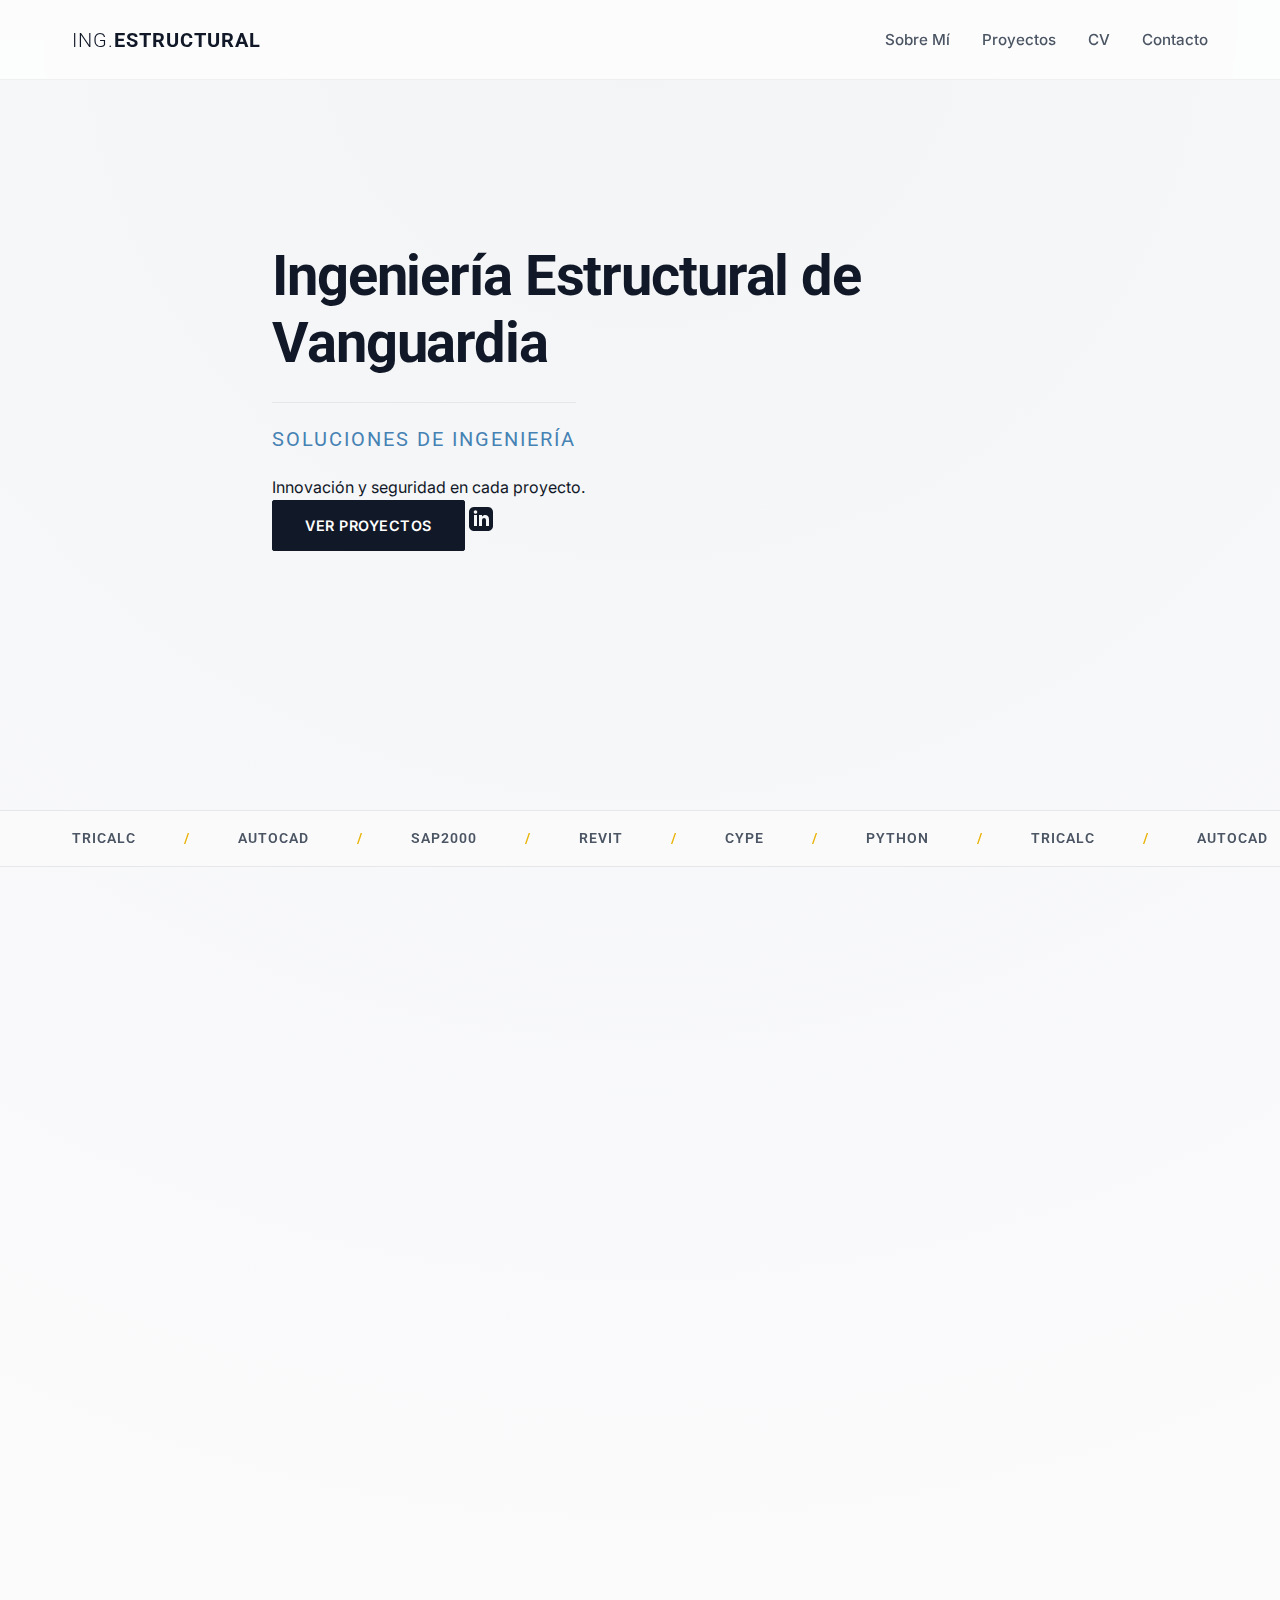
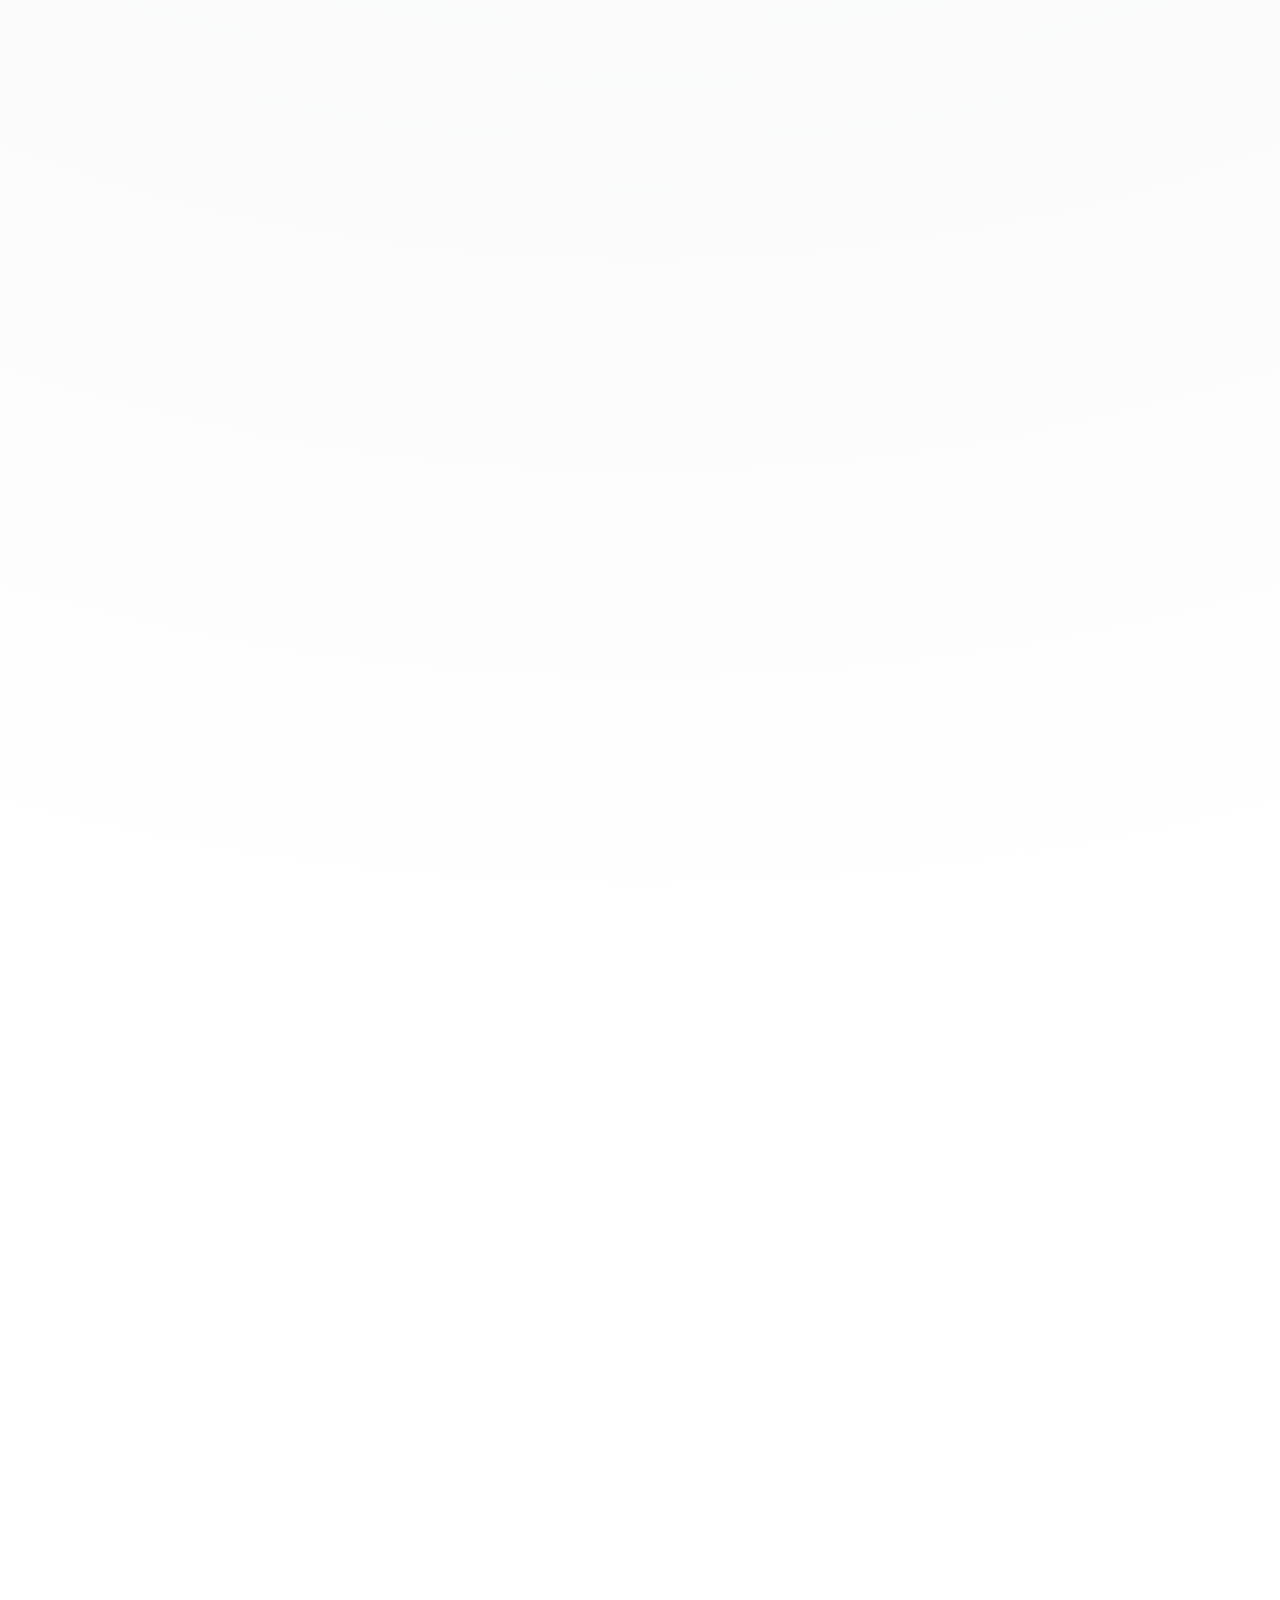
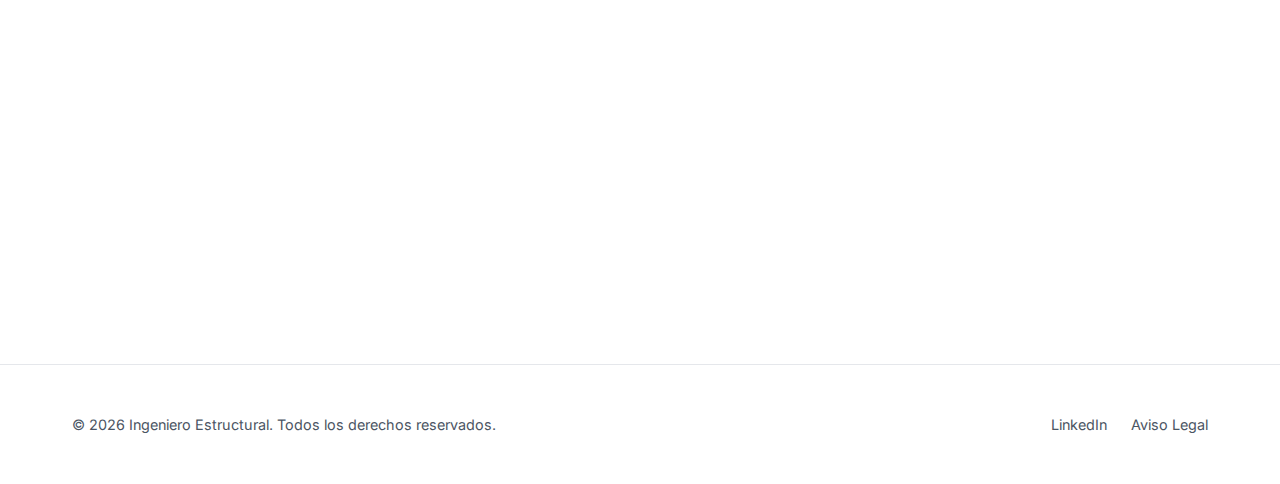
<file: index.html>
<!DOCTYPE html>
<html lang="es">

<head>
  <meta charset="UTF-8" />
  <link rel="icon" type="image/svg+xml" href="/logo.svg" />
  <meta name="viewport" content="width=device-width, initial-scale=1.0" />
  <title>Ing. Estructural - Portafolio</title>
  <meta name="description"
    content="Portafolio de Ingeniería Estructural y Diseño Computacional. Precisión, fiabilidad y diseño moderno." />
  <link rel="preconnect" href="https://fonts.googleapis.com">
  <link rel="preconnect" href="https://fonts.gstatic.com" crossorigin>
  <link
    href="https://fonts.googleapis.com/css2?family=Inter:wght@300;400;600;700&family=Roboto:wght@300;400;500;700&display=swap"
    rel="stylesheet">

  <script type="module" crossorigin src="./assets/main-jeN96nqi.js"></script>
  <link rel="stylesheet" crossorigin href="./assets/main-D7YRUv3q.css">
</head>

<body>
  <header id="navbar">
    <div class="container nav-container">
      <a href="#" class="logo">ING.<span>ESTRUCTURAL</span></a>
      <nav>
        <ul>
          <li><a href="#about">Sobre Mí</a></li>
          <li><a href="#projects">Proyectos</a></li>
          <li><a href="cv.html">CV</a></li>
          <li><a href="#contact">Contacto</a></li>
        </ul>
      </nav>
    </div>
  </header>

  <main>
    <!-- Hero Section -->
    <section id="hero" class="reveal">

      <div class="container hero-content">
        <h1>Ingeniería Estructural de Vanguardia <br /><span>Soluciones de Ingeniería</span></h1>
        <p class="subtitle">Innovación y seguridad en cada proyecto.</p>

        <div class="hero-actions">
          <a href="#projects" class="btn btn-primary">Ver Proyectos</a>
          <a href="https://linkedin.com" target="_blank" class="linkedin-link" aria-label="LinkedIn">
            <svg xmlns="http://www.w3.org/2000/svg" width="24" height="24" viewBox="0 0 24 24" fill="currentColor">
              <path
                d="M19 0h-14c-2.761 0-5 2.239-5 5v14c0 2.761 2.239 5 5 5h14c2.762 0 5-2.239 5-5v-14c0-2.761-2.238-5-5-5zm-11 19h-3v-11h3v11zm-1.5-12.268c-.966 0-1.75-.79-1.75-1.764s.784-1.764 1.75-1.764 1.75.79 1.75 1.764-.783 1.764-1.75 1.764zm13.5 12.268h-3v-5.604c0-3.368-4-3.113-4 0v5.604h-3v-11h3v1.765c1.396-2.586 7-2.777 7 2.476v6.759z" />
            </svg>
          </a>
        </div>
      </div>
    </section>

    <!-- Tech Stack Ribbon -->
    <div class="tech-stack-ribbon">
      <div class="container">
        <!-- Text based stack to be minimal as requested -->
        <div class="ticker-wrapper">
          <div class="ticker">
            <span>Tricalc</span><span class="separator">/</span>
            <span>AutoCAD</span><span class="separator">/</span>
            <span>SAP2000</span><span class="separator">/</span>
            <span>Revit</span><span class="separator">/</span>
            <span>CYPE</span><span class="separator">/</span>
            <span>Python</span><span class="separator">/</span>
            <!-- Duplicate for infinite effect -->
            <span>Tricalc</span><span class="separator">/</span>
            <span>AutoCAD</span><span class="separator">/</span>
            <span>SAP2000</span><span class="separator">/</span>
            <span>Revit</span><span class="separator">/</span>
            <span>CYPE</span><span class="separator">/</span>
            <span>Python</span><span class="separator">/</span>
          </div>
        </div>

      </div>
    </div>

    <!-- About Section -->
    <section id="about" class="reveal">

      <div class="container about-grid">
        <div class="about-image-placeholder">
          <!-- User will upload photo here -->
          <div class="placeholder-content">Foto Profesional</div>
        </div>
        <div class="about-text">
          <h2>Sobre Mí</h2>
          <p>Ingeniero Estructural especializado en el cálculo y diseño de edificaciones complejas. combino el rigor
            matemático con herramientas de diseño computacional para optimizar recursos y garantizar la seguridad. Mi
            enfoque se centra en la fiabilidad y la integración eficiente con los flujos de trabajo arquitectónicos.</p>
          <div class="about-actions">
            <a href="#" class="btn btn-secondary">Descargar CV (PDF)</a>
          </div>
        </div>
      </div>
    </section>

    <!-- Projects Section -->
    <section id="projects" class="reveal">

      <div class="container">
        <h2>Biblioteca de Proyectos</h2>
        <div class="projects-grid">
          <article class="project-card" onclick="window.location.href='project-calle-pez.html'">
            <div class="project-image-container"
              style="height: 250px; overflow: hidden; background: #f9fafb; display: flex; align-items: center; justify-content: center;">
              <img src="./assets/calle-pez-01-CCl4mzmx.jpg" alt="Rehabilitación Calle Pez"
                style="width: 100%; height: 100%; object-fit: cover; object-position: center;">
            </div>

            <div class="project-info">

              <h3>Rehabilitación Calle Pez</h3>
              <p>Intervención integral y refuerzo en edificio de entramado (1862).</p>
              <a href="project-calle-pez.html" class="read-case">Leer Caso de Estudio &rarr;</a>
            </div>
          </article>

          <!-- Project Card 2 -->
          <article class="project-card">
            <div class="project-image-placeholder">Render Proyecto 2</div>
            <div class="project-info">
              <h3>Puente Peatonal Helix</h3>
              <p>Diseño paramétrico en Grasshopper y cálculo FEM.</p>
              <a href="project-detail.html" class="read-case">Leer Caso de Estudio &rarr;</a>
            </div>
          </article>
          <!-- Project Card 3 -->
          <article class="project-card">
            <div class="project-image-placeholder">Render Proyecto 3</div>
            <div class="project-info">
              <h3>Nave Industrial Logística</h3>
              <p>Estructura metálica de gran luz con uniones empernadas.</p>
              <a href="project-detail.html" class="read-case">Leer Caso de Estudio &rarr;</a>
            </div>
          </article>
          <!-- Project Card 4 -->
          <article class="project-card">
            <div class="project-image-placeholder">Render Proyecto 4</div>
            <div class="project-info">
              <h3>Rehabilitación Histórica</h3>
              <p>Refuerzo estructural con fibra de carbono en edificio de 1920.</p>
              <a href="project-detail.html" class="read-case">Leer Caso de Estudio &rarr;</a>
            </div>
          </article>
          <!-- Project Card 5 -->
          <article class="project-card">
            <div class="project-image-placeholder">Render Proyecto 5</div>
            <div class="project-info">
              <h3>Auditorio Municipal</h3>
              <p>Estructura mixta hormigón-acero con acústica integrada.</p>
              <a href="project-detail.html" class="read-case">Leer Caso de Estudio &rarr;</a>
            </div>
          </article>
          <!-- Project Card 6 -->
          <article class="project-card">
            <div class="project-image-placeholder">Render Proyecto 6</div>
            <div class="project-info">
              <h3>Cúpula Geodésica</h3>
              <p>Optimización topológica y fabricación digital.</p>
              <a href="#" class="read-case">Leer Caso de Estudio &rarr;</a>
            </div>
          </article>
        </div>
      </div>
    </section>

    <!-- Contact Section -->
    <section id="contact" class="reveal">

      <div class="container contact-container">
        <h2>Contacto</h2>
        <form class="contact-form">
          <div class="form-group">
            <label for="email">Email</label>
            <input type="email" id="email" placeholder="tu@email.com" required>
          </div>
          <div class="form-group">
            <label for="subject">Asunto</label>
            <input type="text" id="subject" placeholder="Interés en colaboración" required>
          </div>
          <div class="form-group">
            <label for="message">Mensaje</label>
            <textarea id="message" rows="5" placeholder="Hola, me gustaría discutir un proyecto..." required></textarea>
          </div>
          <button type="submit" class="btn btn-primary full-width">Enviar Mensaje</button>
        </form>
      </div>
    </section>
  </main>

  <footer>
    <div class="container footer-content">
      <p>&copy; 2026 Ingeniero Estructural. Todos los derechos reservados.</p>
      <div class="footer-links">
        <a href="https://linkedin.com" target="_blank">LinkedIn</a>
        <a href="#">Aviso Legal</a>
      </div>
    </div>
  </footer>

</body>

</html>
</file>
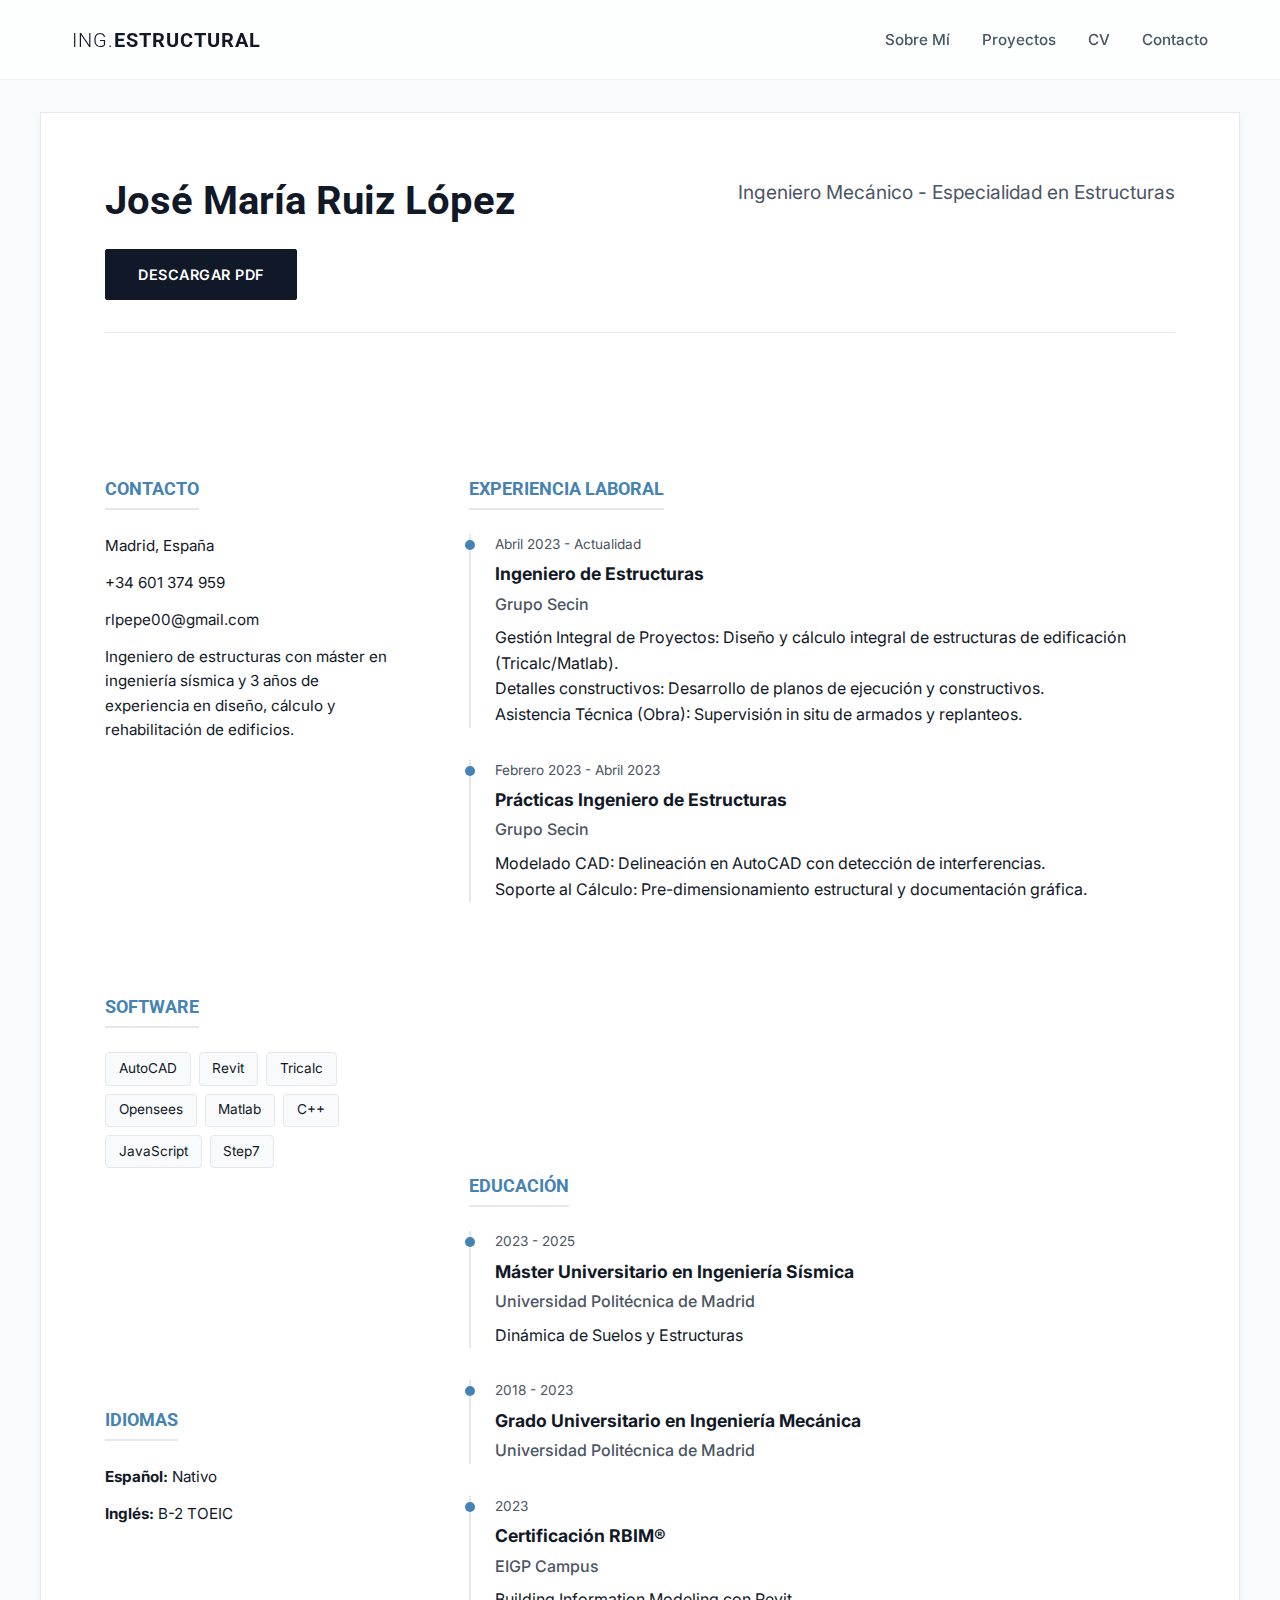
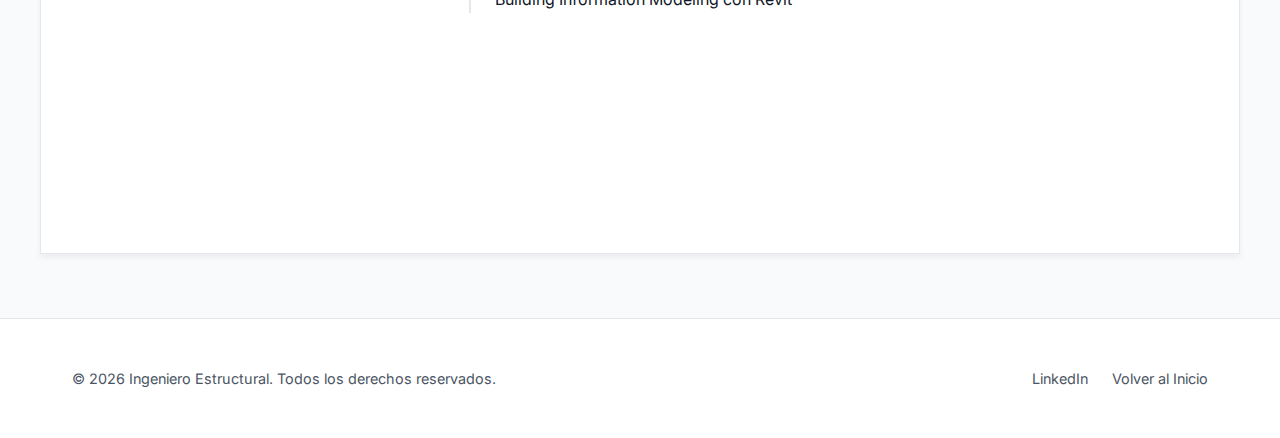
<file: cv.html>
<!DOCTYPE html>
<html lang="es">

<head>
    <meta charset="UTF-8" />
    <link rel="icon" type="image/svg+xml" href="/logo.svg" />
    <meta name="viewport" content="width=device-width, initial-scale=1.0" />
    <title>Curriculum Vitae - Ing. Estructural</title>
    <link rel="preconnect" href="https://fonts.googleapis.com">
    <link rel="preconnect" href="https://fonts.gstatic.com" crossorigin>
    <link
        href="https://fonts.googleapis.com/css2?family=Inter:wght@300;400;600;700&family=Roboto:wght@300;400;500;700&display=swap"
        rel="stylesheet">
  <script type="module" crossorigin src="./assets/main-jeN96nqi.js"></script>
  <link rel="stylesheet" crossorigin href="./assets/main-D7YRUv3q.css">
</head>


<body>
    <header id="navbar">
        <div class="container nav-container">
            <a href="index.html" class="logo">ING.<span>ESTRUCTURAL</span></a>
            <nav>
                <ul>
                    <li><a href="index.html#about">Sobre Mí</a></li>
                    <li><a href="index.html#projects">Proyectos</a></li>
                    <li><a href="cv.html" class="active">CV</a></li>
                    <li><a href="index.html#contact">Contacto</a></li>
                </ul>
            </nav>
        </div>
    </header>

    <main class="cv-page">
        <div class="container cv-container">

            <div class="cv-header">
                <h1>José María Ruiz López</h1>
                <p class="cv-subtitle">Ingeniero Mecánico - Especialidad en Estructuras</p>
                <div class="cv-actions">
                    <a href="/Curriculum_José María Ruiz López.pdf" download class="btn btn-primary">Descargar PDF</a>
                </div>
            </div>

            <div class="cv-grid">
                <!-- Sidebar: Contact, Skills, Languages -->
                <aside class="cv-sidebar">
                    <section class="cv-section">
                        <h3>Contacto</h3>
                        <ul class="cv-list">
                            <li>Madrid, España</li>
                            <li>+34 601 374 959</li>
                            <li>rlpepe00@gmail.com</li>
                            <li>Ingeniero de estructuras con máster en ingeniería sísmica y 3 años de experiencia en
                                diseño, cálculo y rehabilitación de edificios.</li>
                        </ul>
                    </section>

                    <section class="cv-section">
                        <h3>Software</h3>
                        <div class="skill-tags">
                            <span>AutoCAD</span>
                            <span>Revit</span>
                            <span>Tricalc</span>
                            <span>Opensees</span>
                            <span>Matlab</span>
                            <span>C++</span>
                            <span>JavaScript</span>
                            <span>Step7</span>
                        </div>
                    </section>

                    <section class="cv-section">
                        <h3>Idiomas</h3>
                        <ul class="cv-list">
                            <li><strong>Español:</strong> Nativo</li>
                            <li><strong>Inglés:</strong> B-2 TOEIC</li>
                        </ul>
                    </section>
                </aside>

                <!-- Main Content: Experience, Education -->
                <div class="cv-main-content">
                    <section class="cv-section">
                        <h3>Experiencia Laboral</h3>

                        <div class="timeline-item">
                            <span class="timeline-date">Abril 2023 - Actualidad</span>
                            <div class="timeline-content">
                                <h4>Ingeniero de Estructuras</h4>
                                <span class="company">Grupo Secin</span>
                                <ul>
                                    <li>Gestión Integral de Proyectos: Diseño y cálculo integral de estructuras de
                                        edificación (Tricalc/Matlab).</li>
                                    <li>Detalles constructivos: Desarrollo de planos de ejecución y constructivos.</li>
                                    <li>Asistencia Técnica (Obra): Supervisión in situ de armados y replanteos.</li>
                                </ul>
                            </div>
                        </div>

                        <div class="timeline-item">
                            <span class="timeline-date">Febrero 2023 - Abril 2023</span>
                            <div class="timeline-content">
                                <h4>Prácticas Ingeniero de Estructuras</h4>
                                <span class="company">Grupo Secin</span>
                                <ul>
                                    <li>Modelado CAD: Delineación en AutoCAD con detección de interferencias.</li>
                                    <li>Soporte al Cálculo: Pre-dimensionamiento estructural y documentación gráfica.
                                    </li>
                                </ul>
                            </div>
                        </div>
                    </section>

                    <section class="cv-section">
                        <h3>Educación</h3>

                        <div class="timeline-item">
                            <span class="timeline-date">2023 - 2025</span>
                            <div class="timeline-content">
                                <h4>Máster Universitario en Ingeniería Sísmica</h4>
                                <span class="school">Universidad Politécnica de Madrid</span>
                                <p>Dinámica de Suelos y Estructuras</p>
                            </div>
                        </div>

                        <div class="timeline-item">
                            <span class="timeline-date">2018 - 2023</span>
                            <div class="timeline-content">
                                <h4>Grado Universitario en Ingeniería Mecánica</h4>
                                <span class="school">Universidad Politécnica de Madrid</span>
                            </div>
                        </div>

                        <div class="timeline-item">
                            <span class="timeline-date">2023</span>
                            <div class="timeline-content">
                                <h4>Certificación RBIM®</h4>
                                <span class="school">EIGP Campus</span>
                                <p>Building Information Modeling con Revit</p>
                            </div>
                        </div>
                    </section>
                </div>
            </div>

        </div>
    </main>

    <footer>
        <div class="container footer-content">
            <p>&copy; 2026 Ingeniero Estructural. Todos los derechos reservados.</p>
            <div class="footer-links">
                <a href="https://linkedin.com" target="_blank">LinkedIn</a>
                <a href="index.html">Volver al Inicio</a>
            </div>
        </div>
    </footer>

</body>

</html>
</file>
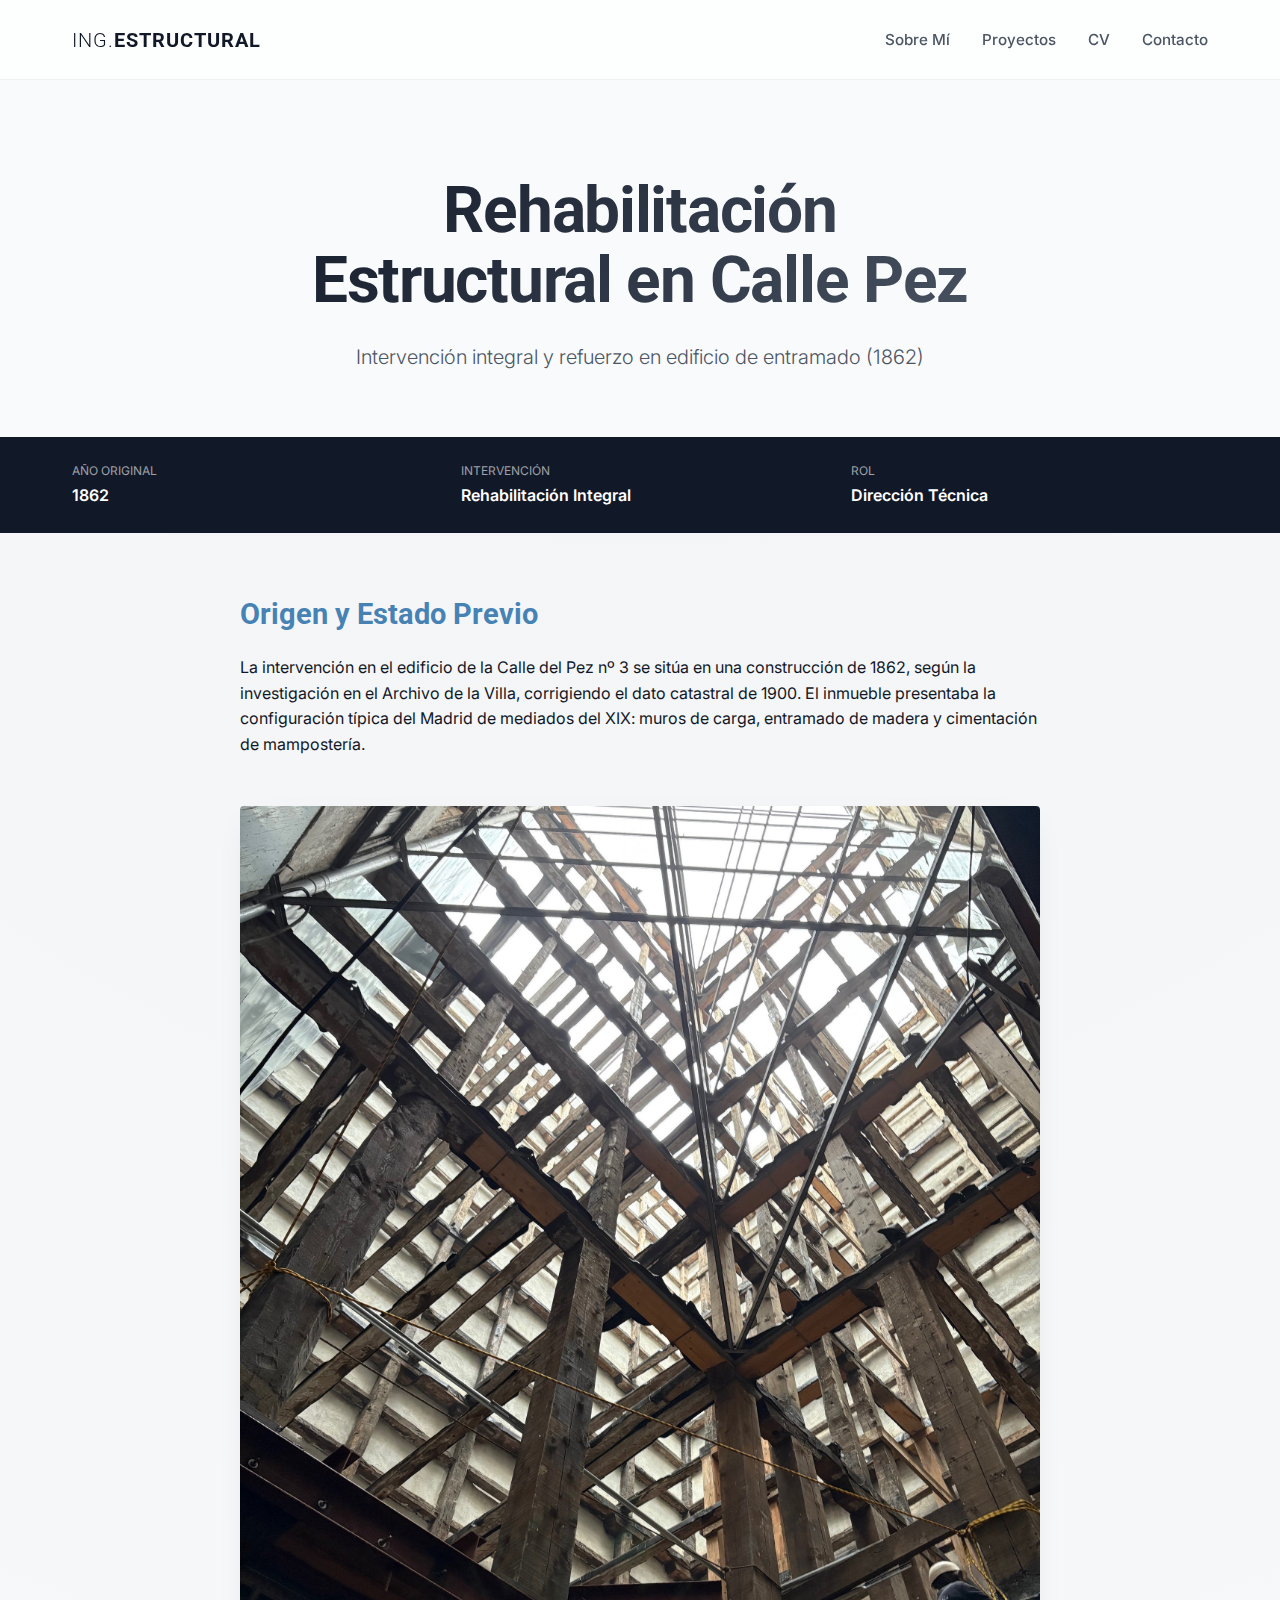
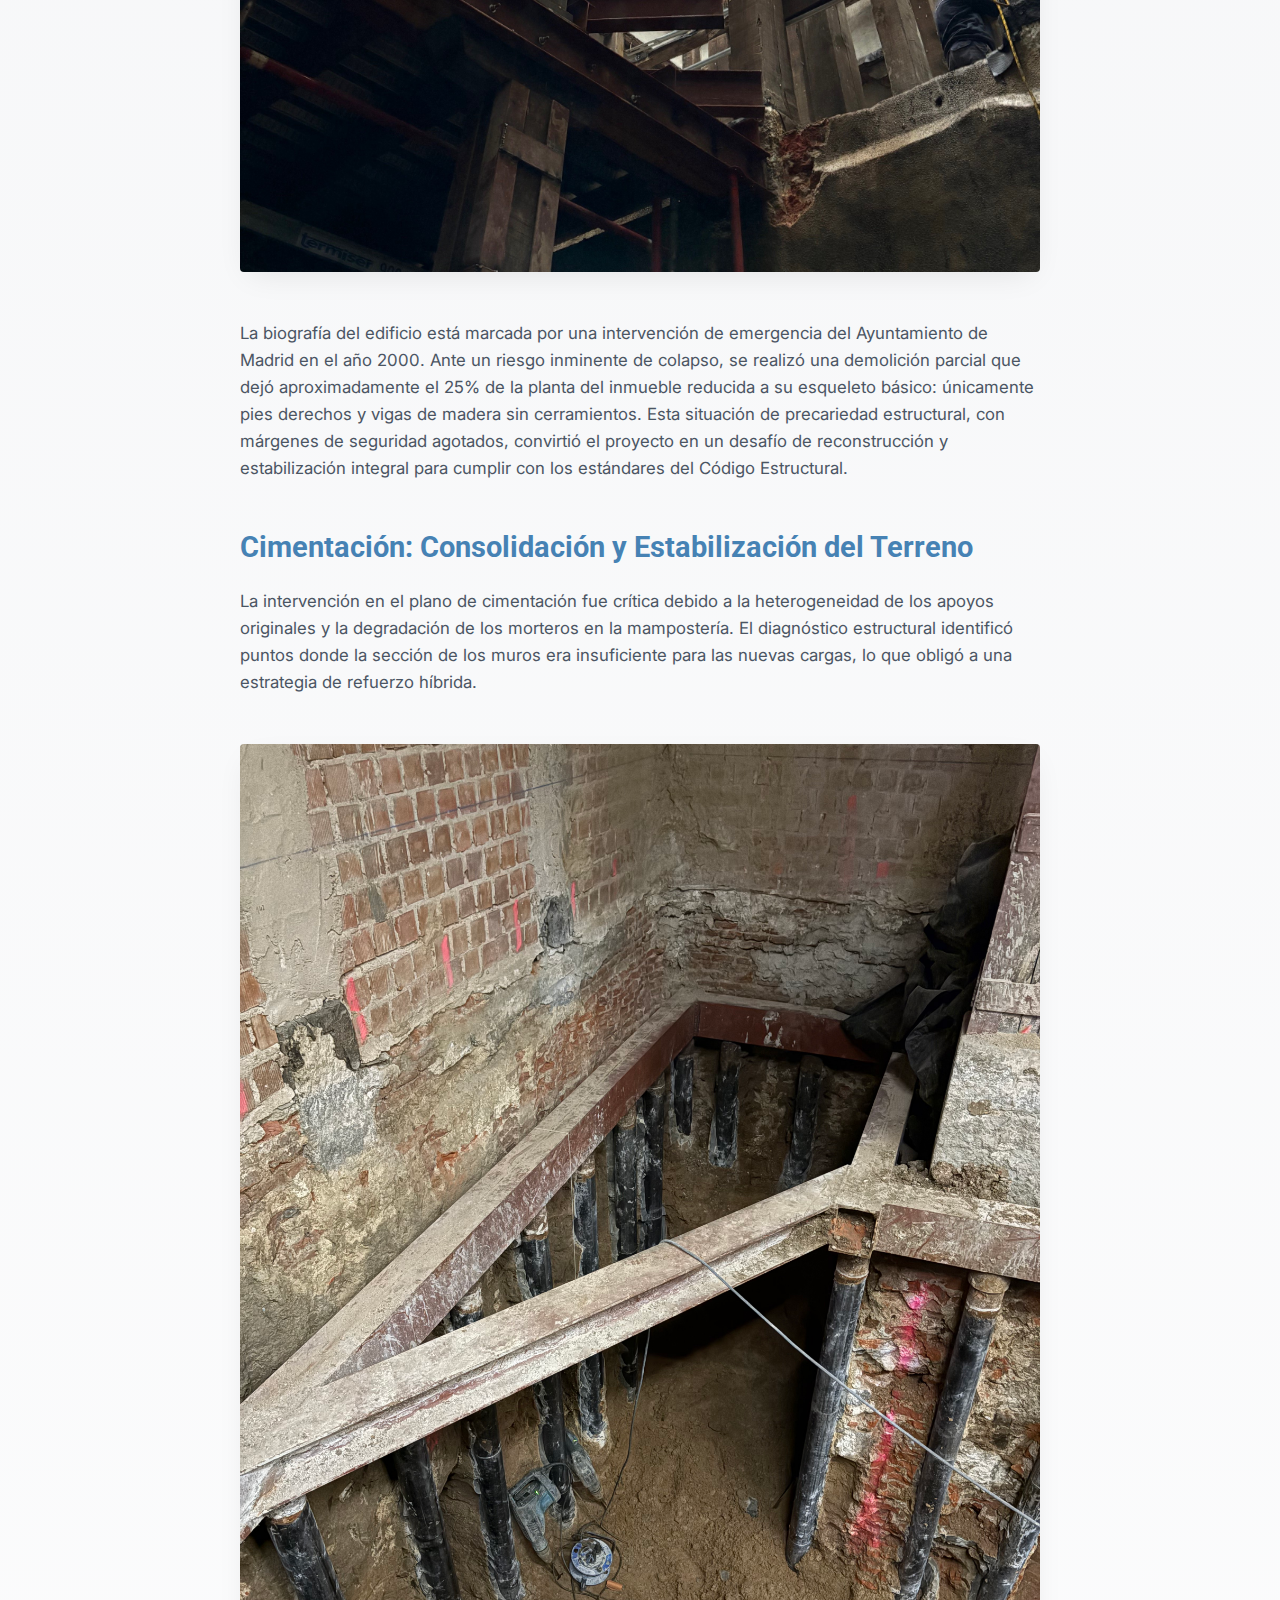
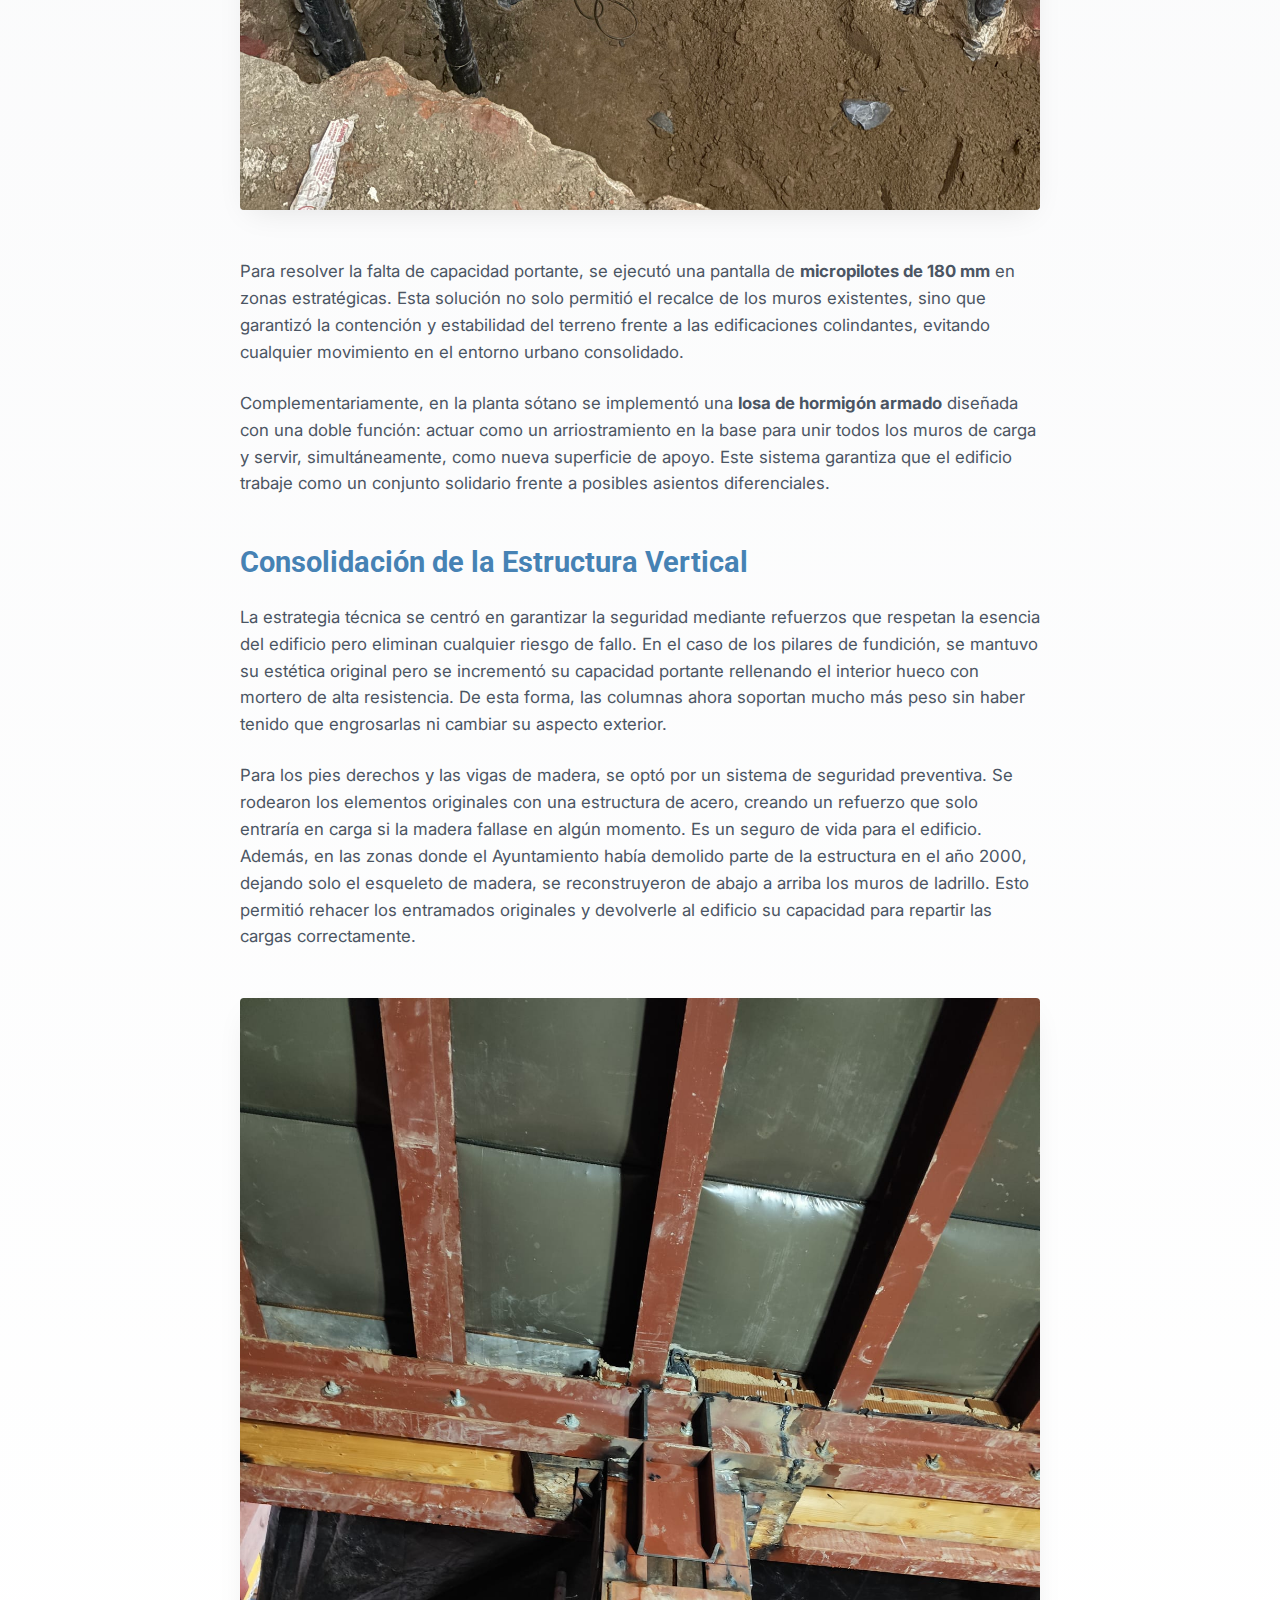
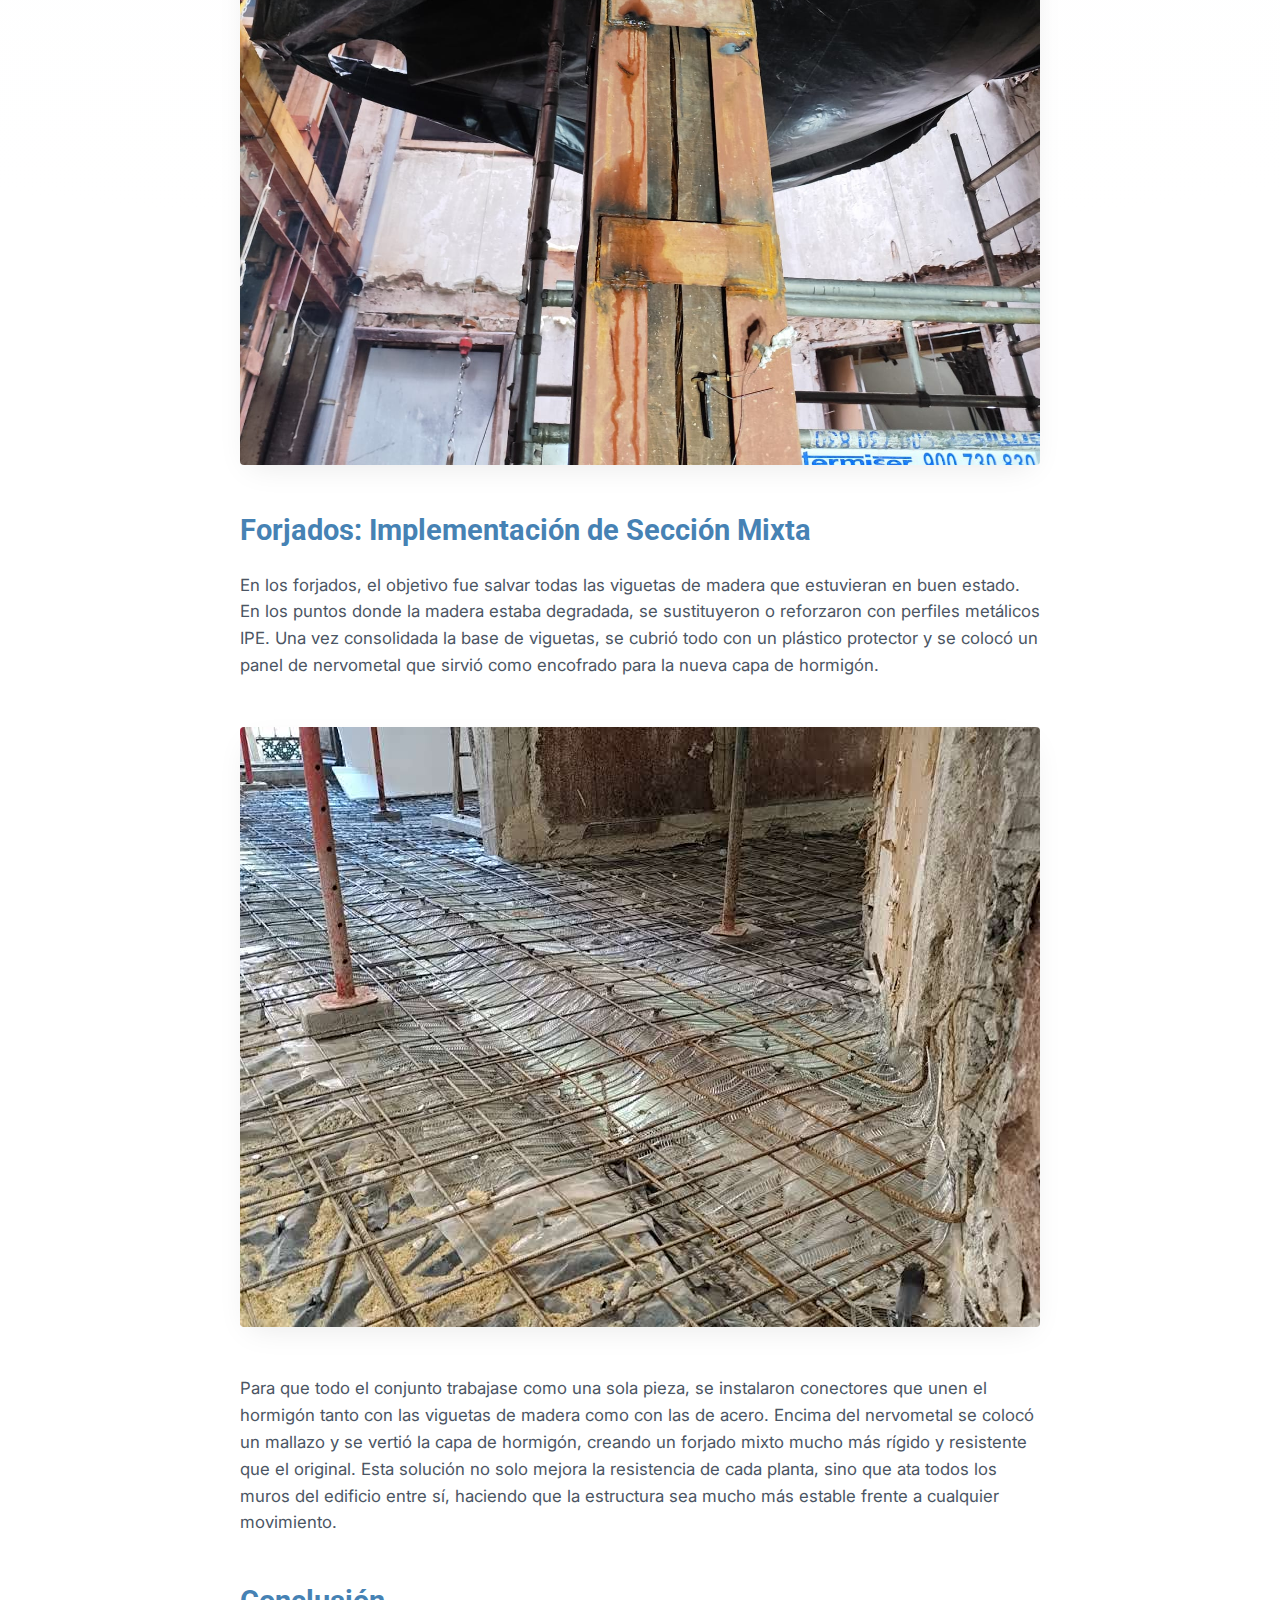
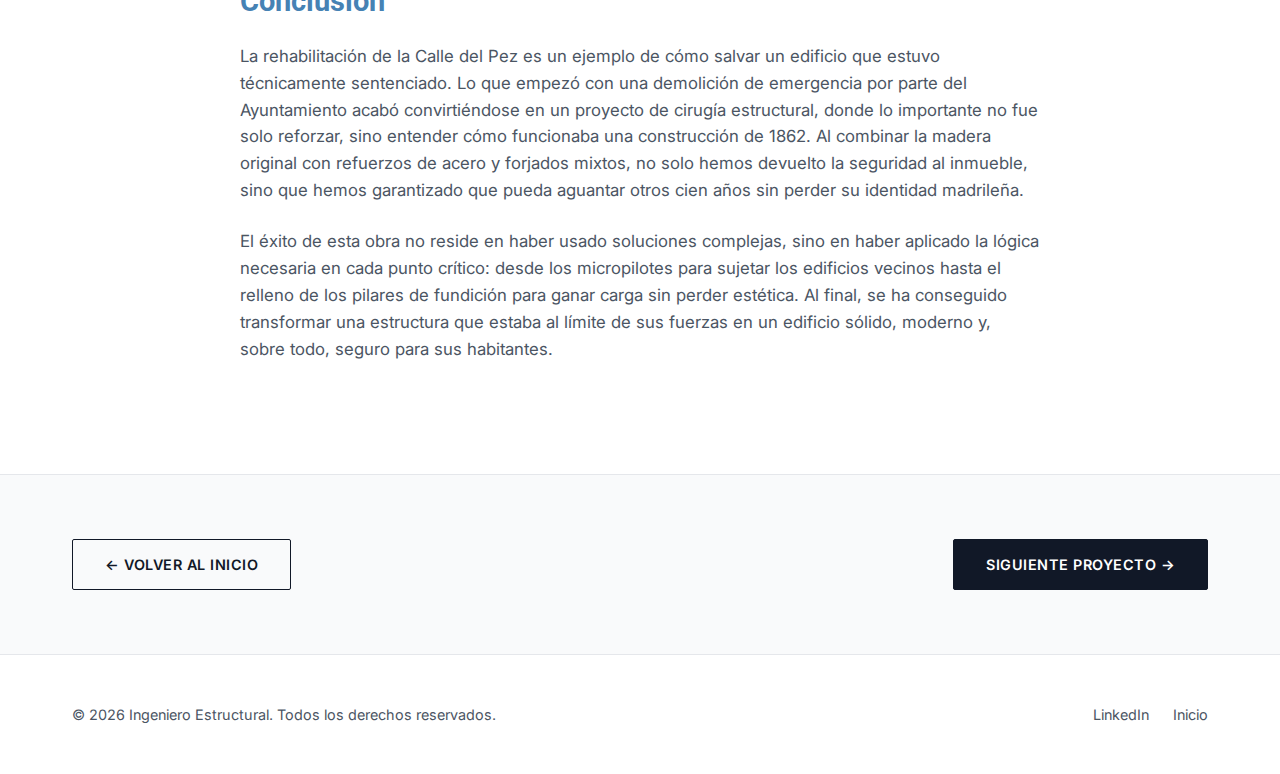
<file: project-calle-pez.html>
<!DOCTYPE html>
<html lang="es">

<head>
    <meta charset="UTF-8" />
    <link rel="icon" type="image/svg+xml" href="/logo.svg" />
    <meta name="viewport" content="width=device-width, initial-scale=1.0" />
    <title>Rehabilitación Calle Pez - Ingeniero Estructural</title>
    <link rel="preconnect" href="https://fonts.googleapis.com">
    <link rel="preconnect" href="https://fonts.gstatic.com" crossorigin>
    <link
        href="https://fonts.googleapis.com/css2?family=Inter:wght@300;400;600;700&family=Roboto:wght@300;400;500;700&display=swap"
        rel="stylesheet">
  <script type="module" crossorigin src="./assets/main-jeN96nqi.js"></script>
  <link rel="stylesheet" crossorigin href="./assets/main-D7YRUv3q.css">
</head>

<body>
    <header id="navbar">
        <div class="container nav-container">
            <a href="index.html" class="logo">ING.<span>ESTRUCTURAL</span></a>
            <nav>
                <ul>
                    <li><a href="index.html#about">Sobre Mí</a></li>
                    <li><a href="index.html#projects">Proyectos</a></li>
                    <li><a href="cv.html">CV</a></li>
                    <li><a href="index.html#contact">Contacto</a></li>
                </ul>
            </nav>
        </div>
    </header>

    <main class="project-detail-page">
        <!-- Project Hero -->
        <section class="project-hero">



            <div class="container project-header">
                <h1>Rehabilitación Estructural en Calle Pez</h1>
                <p class="subtitle">Intervención integral y refuerzo en edificio de entramado (1862)</p>
            </div>
        </section>

        <!-- Project Info Bar -->
        <div class="project-info-bar">
            <div class="container info-grid">


                <div class="info-item">
                    <span class="label">Año Original</span>
                    <span class="value">1862</span>
                </div>
                <div class="info-item">
                    <span class="label">Intervención</span>
                    <span class="value">Rehabilitación Integral</span>
                </div>
                <div class="info-item">
                    <span class="label">Rol</span>
                    <span class="value">Dirección Técnica</span>
                </div>
            </div>
        </div>

        <!-- Project Content -->
        <section class="project-content">
            <div class="container">

                <div class="content-block">
                    <h2>Origen y Estado Previo</h2>
                    La intervención en el edificio de la Calle del Pez nº 3 se sitúa en una construcción de 1862, según
                    la investigación en el Archivo de la Villa, corrigiendo el dato catastral de 1900. El inmueble
                    presentaba
                    la configuración típica del Madrid de mediados del XIX: muros de carga, entramado de madera y
                    cimentación
                    de mampostería.</p>

                    <img src="./assets/calle-pez-planta-tL34itzh.jpg" alt="Plano de Cimentación" class="article-image">

                    <p>La biografía del edificio está marcada por una intervención de emergencia del Ayuntamiento de
                        Madrid en el año 2000. Ante un riesgo inminente de colapso, se realizó una demolición parcial
                        que
                        dejó aproximadamente el 25% de la planta del inmueble reducida a su esqueleto básico: únicamente
                        pies derechos y vigas de madera sin cerramientos. Esta situación de precariedad estructural, con
                        márgenes de seguridad agotados, convirtió el proyecto en un desafío de reconstrucción y
                        estabilización integral para cumplir con los estándares del Código Estructural.</p>
                </div>


                <div class="content-block">
                    <h2>Cimentación: Consolidación y Estabilización del Terreno</h2>
                    <p>La intervención en el plano de cimentación fue crítica debido a la heterogeneidad de los apoyos
                        originales y la degradación de los morteros en la mampostería. El diagnóstico estructural
                        identificó puntos donde la sección de los muros era insuficiente para las nuevas cargas, lo que
                        obligó a una estrategia de refuerzo híbrida.</p>
                </div>

                <img src="./assets/calle-pez-08-CJ35vuIj.jpg" alt="Detalle de cimentación e intervención"
                    class="article-image">


                <div class="content-block">
                    <p>Para resolver la falta de capacidad portante, se ejecutó una pantalla de <strong>micropilotes de
                            180 mm</strong> en zonas estratégicas. Esta solución no solo permitió el recalce de los
                        muros
                        existentes, sino que garantizó la contención y estabilidad del terreno frente a las
                        edificaciones colindantes, evitando cualquier movimiento en el entorno urbano consolidado.</p>

                    <p>Complementariamente, en la planta sótano se implementó una <strong>losa de hormigón
                            armado</strong>
                        diseñada con una doble función: actuar como un arriostramiento en la base para unir todos
                        los muros de carga y servir, simultáneamente, como nueva superficie de apoyo. Este sistema
                        garantiza que el edificio trabaje como un conjunto solidario frente a posibles asientos
                        diferenciales.</p>
                </div>

                <div class="content-block">
                    <h2>Consolidación de la Estructura Vertical</h2>
                    <p>La estrategia técnica se centró en garantizar la seguridad mediante refuerzos que respetan la
                        esencia del edificio pero eliminan cualquier riesgo de fallo. En el caso de los pilares de
                        fundición, se mantuvo su estética original pero se incrementó su capacidad portante rellenando
                        el interior hueco con mortero de alta resistencia. De esta forma, las columnas ahora soportan
                        mucho más peso sin haber tenido que engrosarlas ni cambiar su aspecto exterior.</p>

                    <p>Para los pies derechos y las vigas de madera, se optó por un sistema de seguridad preventiva. Se
                        rodearon los elementos originales con una estructura de acero, creando un refuerzo que solo
                        entraría en carga si la madera fallase en algún momento. Es un seguro de vida para el edificio.
                        Además, en las zonas donde el Ayuntamiento había demolido parte de la estructura en el año 2000,
                        dejando solo el esqueleto de madera, se reconstruyeron de abajo a arriba los muros de ladrillo.
                        Esto permitió rehacer los entramados originales y devolverle al edificio su capacidad para
                        repartir las cargas correctamente.</p>
                </div>

                <img src="./assets/calle-pez-04-Oi9VPJe_.jpg" alt="Detalle técnico de refuerzo metálico"
                    class="article-image">


                <div class="content-block">
                    <h2>Forjados: Implementación de Sección Mixta</h2>
                    <p>En los forjados, el objetivo fue salvar todas las viguetas de madera que estuvieran en buen
                        estado. En los puntos donde la madera estaba degradada, se sustituyeron o reforzaron con
                        perfiles metálicos IPE. Una vez consolidada la base de viguetas, se cubrió todo con un plástico
                        protector y se colocó un panel de nervometal que sirvió como encofrado para la nueva capa de
                        hormigón.</p>

                    <img src="./assets/calle-pez-07-CH1u_S0C.jpg" alt="Vista de conectores y forjado"
                        class="article-image">

                    <p>Para que todo el conjunto trabajase como una sola pieza, se instalaron conectores que unen el
                        hormigón tanto con las viguetas de madera como con las de acero. Encima del nervometal se colocó
                        un mallazo y se vertió la capa de hormigón, creando un forjado mixto mucho más rígido y
                        resistente que el original. Esta solución no solo mejora la resistencia de cada planta, sino que
                        ata todos los muros del edificio entre sí, haciendo que la estructura sea mucho más estable
                        frente a cualquier movimiento.</p>
                </div>


                <div class="content-block">
                    <h2>Conclusión</h2>
                    <p>La rehabilitación de la Calle del Pez es un ejemplo de cómo salvar un edificio que estuvo
                        técnicamente sentenciado. Lo que empezó con una demolición de emergencia por parte del
                        Ayuntamiento acabó convirtiéndose en un proyecto de cirugía estructural, donde lo importante no
                        fue solo reforzar, sino entender cómo funcionaba una construcción de 1862. Al combinar la madera
                        original con refuerzos de acero y forjados mixtos, no solo hemos devuelto la seguridad al
                        inmueble, sino que hemos garantizado que pueda aguantar otros cien años sin perder su identidad
                        madrileña.</p>
                    <p>El éxito de esta obra no reside en haber usado soluciones complejas, sino en haber aplicado la
                        lógica necesaria en cada punto crítico: desde los micropilotes para sujetar los edificios
                        vecinos hasta el relleno de los pilares de fundición para ganar carga sin perder estética. Al
                        final, se ha conseguido transformar una estructura que estaba al límite de sus fuerzas en un
                        edificio sólido, moderno y, sobre todo, seguro para sus habitantes.</p>
                </div>

            </div>
        </section>

        <!-- Project Navigation -->
        <nav class="project-nav">
            <div class="container">
                <a href="index.html" class="btn btn-secondary">&larr; Volver al Inicio</a>
                <!-- Future: Link to next project -->
                <a href="#" class="btn btn-primary"
                    onclick="alert('Próximamente más proyectos'); return false;">Siguiente Proyecto &rarr;</a>
            </div>
        </nav>

    </main>

    <footer>
        <div class="container footer-content">
            <p>&copy; 2026 Ingeniero Estructural. Todos los derechos reservados.</p>
            <div class="footer-links">
                <a href="https://linkedin.com" target="_blank">LinkedIn</a>
                <a href="index.html">Inicio</a>
            </div>
        </div>
    </footer>

</body>

</html>
</file>
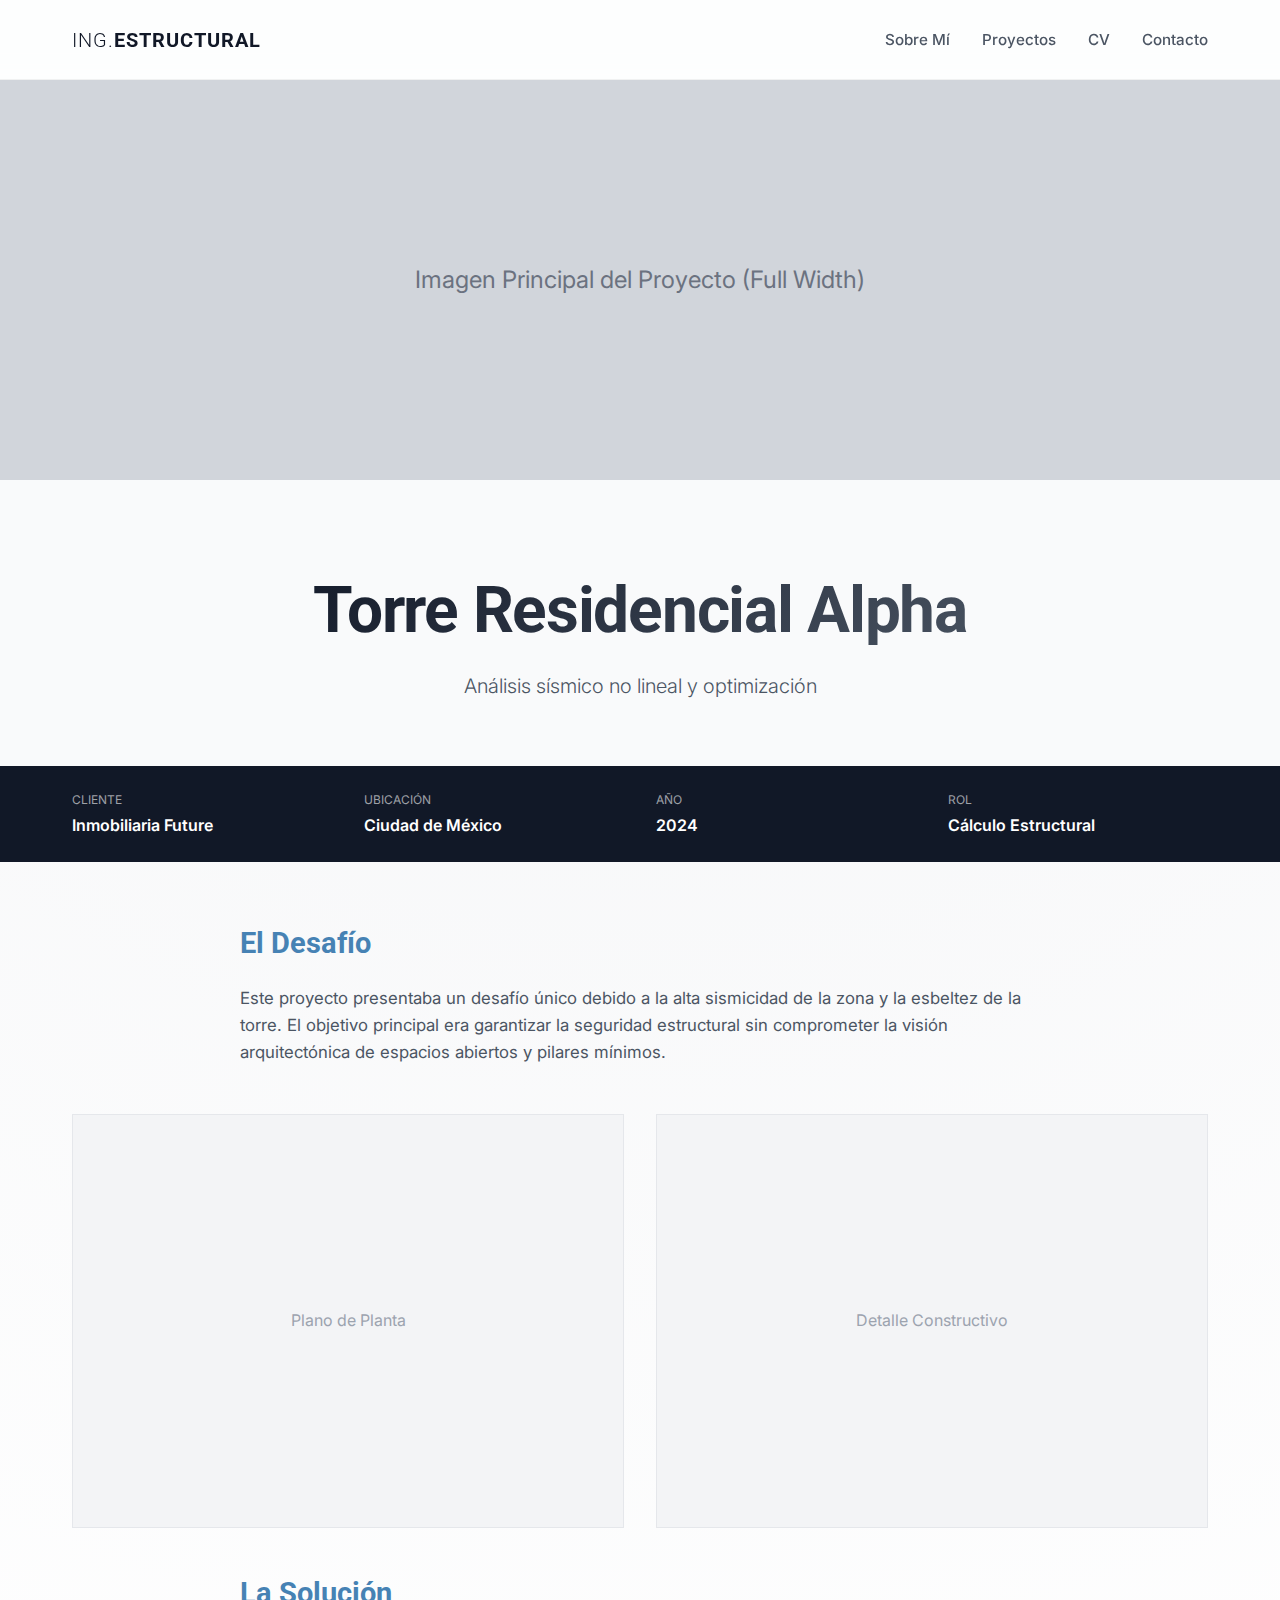
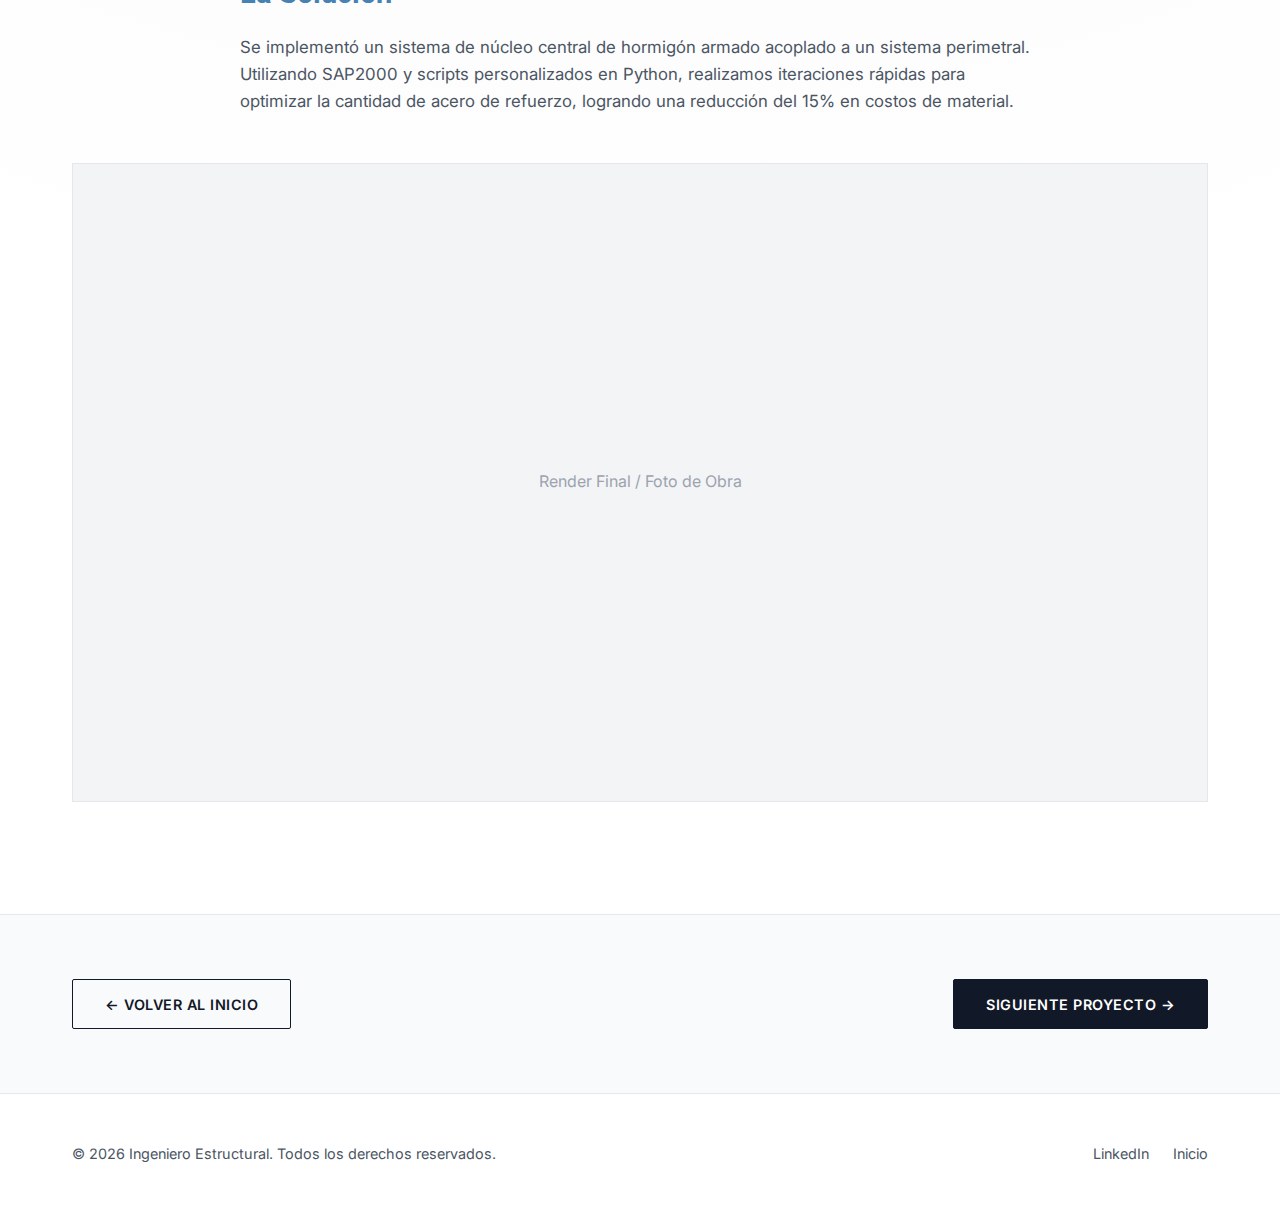
<file: project-detail.html>
<!DOCTYPE html>
<html lang="es">

<head>
    <meta charset="UTF-8" />
    <link rel="icon" type="image/svg+xml" href="/logo.svg" />
    <meta name="viewport" content="width=device-width, initial-scale=1.0" />
    <title>Torre Residencial Alpha - Proyecto</title>
    <link rel="preconnect" href="https://fonts.googleapis.com">
    <link rel="preconnect" href="https://fonts.gstatic.com" crossorigin>
    <link
        href="https://fonts.googleapis.com/css2?family=Inter:wght@300;400;600;700&family=Roboto:wght@300;400;500;700&display=swap"
        rel="stylesheet">
  <script type="module" crossorigin src="./assets/main-jeN96nqi.js"></script>
  <link rel="stylesheet" crossorigin href="./assets/main-D7YRUv3q.css">
</head>


<body>
    <header id="navbar">
        <div class="container nav-container">
            <a href="index.html" class="logo">ING.<span>ESTRUCTURAL</span></a>
            <nav>
                <ul>
                    <li><a href="index.html#about">Sobre Mí</a></li>
                    <li><a href="index.html#projects">Proyectos</a></li>
                    <li><a href="cv.html">CV</a></li>
                    <li><a href="index.html#contact">Contacto</a></li>
                </ul>
            </nav>
        </div>
    </header>

    <main class="project-detail-page">
        <!-- Project Hero -->
        <section class="project-hero">
            <div class="project-hero-image-placeholder">
                Imagen Principal del Proyecto (Full Width)
            </div>
            <div class="container project-header">
                <h1>Torre Residencial Alpha</h1>
                <p class="subtitle">Análisis sísmico no lineal y optimización</p>
            </div>
        </section>

        <!-- Project Info Bar -->
        <div class="project-info-bar">
            <div class="container info-grid">
                <div class="info-item">
                    <span class="label">Cliente</span>
                    <span class="value">Inmobiliaria Future</span>
                </div>
                <div class="info-item">
                    <span class="label">Ubicación</span>
                    <span class="value">Ciudad de México</span>
                </div>
                <div class="info-item">
                    <span class="label">Año</span>
                    <span class="value">2024</span>
                </div>
                <div class="info-item">
                    <span class="label">Rol</span>
                    <span class="value">Cálculo Estructural</span>
                </div>
            </div>
        </div>

        <!-- Project Content -->
        <section class="project-content">
            <div class="container">
                <div class="content-block">
                    <h2>El Desafío</h2>
                    <p>Este proyecto presentaba un desafío único debido a la alta sismicidad de la zona y la esbeltez de
                        la torre. El objetivo principal era garantizar la seguridad estructural sin comprometer la
                        visión arquitectónica de espacios abiertos y pilares mínimos.</p>
                </div>

                <div class="gallery-grid">
                    <div class="gallery-placeholder">Plano de Planta</div>
                    <div class="gallery-placeholder">Detalle Constructivo</div>
                </div>

                <div class="content-block">
                    <h2>La Solución</h2>
                    <p>Se implementó un sistema de núcleo central de hormigón armado acoplado a un sistema perimetral.
                        Utilizando SAP2000 y scripts personalizados en Python, realizamos iteraciones rápidas para
                        optimizar la cantidad de acero de refuerzo, logrando una reducción del 15% en costos de
                        material.</p>
                </div>

                <div class="gallery-placeholder full-width">Render Final / Foto de Obra</div>

            </div>
        </section>

        <!-- Project Navigation -->
        <nav class="project-nav">
            <div class="container">
                <a href="index.html" class="btn btn-secondary">&larr; Volver al Inicio</a>
                <a href="#" class="btn btn-primary">Siguiente Proyecto &rarr;</a>
            </div>
        </nav>

    </main>

    <footer>
        <div class="container footer-content">
            <p>&copy; 2026 Ingeniero Estructural. Todos los derechos reservados.</p>
            <div class="footer-links">
                <a href="https://linkedin.com" target="_blank">LinkedIn</a>
                <a href="index.html">Inicio</a>
            </div>
        </div>
    </footer>

</body>

</html>
</file>
<file: assets/main-D7YRUv3q.css>
:root{--bg-color: #ffffff;--bg-secondary: #f9fafb;--text-primary: #111827;--text-secondary: #4b5563;--accent-blue: #4682b4;--accent-yellow: #eab308;--border-color: #e5e7eb;--font-sans: "Inter", system-ui, -apple-system, sans-serif;--font-display: "Roboto", system-ui, sans-serif;--container-width: 1200px;--header-height: 80px}*{box-sizing:border-box;margin:0;padding:0}html{scroll-behavior:smooth}body{font-family:var(--font-sans);background-color:var(--bg-color);background-image:radial-gradient(circle at 50% 0%,#f3f4f6 0%,transparent 70%);color:var(--text-primary);line-height:1.6;-webkit-font-smoothing:antialiased}.container{max-width:var(--container-width);margin:0 auto;padding:0 2rem}a{text-decoration:none;color:inherit;transition:color .3s}ul{list-style:none}h1,h2,h3{font-family:var(--font-display);font-weight:700;line-height:1.2}section{padding:6rem 0}.btn{display:inline-block;padding:.8rem 2rem;font-weight:600;border-radius:2px;transition:all .3s ease;font-family:var(--font-sans);text-transform:uppercase;font-size:.9rem;letter-spacing:.5px}.btn-primary{background-color:var(--text-primary);color:#fff;border:1px solid var(--text-primary)}.btn-primary:hover{background-color:var(--accent-blue);border-color:var(--accent-blue)}.btn-secondary{background-color:transparent;color:var(--text-primary);border:1px solid var(--text-primary)}.btn-secondary:hover{background-color:var(--bg-secondary);border-color:var(--accent-blue);color:var(--accent-blue)}.full-width{width:100%;text-align:center}#navbar{position:fixed;top:0;left:0;width:100%;height:var(--header-height);background-color:#ffffffb3;backdrop-filter:blur(15px);-webkit-backdrop-filter:blur(15px);z-index:1000;border-bottom:1px solid rgba(0,0,0,.05);transition:all .3s ease;display:flex;align-items:center}#navbar.scrolled{background-color:#ffffffe6;border-bottom:1px solid var(--accent-blue);box-shadow:0 4px 20px #0000000d}.nav-container{width:100%;display:flex;justify-content:space-between;align-items:center}.logo{font-family:var(--font-display);font-weight:300;font-size:1.25rem;letter-spacing:1px}.logo span{font-weight:700}nav ul{display:flex;gap:2rem}nav a{font-size:.95rem;font-weight:500;color:var(--text-secondary)}nav a:hover{color:var(--accent-blue)}#hero{min-height:90vh;display:flex;align-items:center;padding-top:var(--header-height)}.hero-content{max-width:800px}#hero h1{font-size:3.5rem;margin-bottom:1.5rem;color:var(--text-primary);letter-spacing:-.02em}#hero h1 span{display:block;font-size:1.25rem;font-weight:400;text-transform:uppercase;letter-spacing:.1em;color:var(--accent-blue);margin-top:1.5rem;border-top:1px solid var(--border-color);padding-top:1.5rem;width:max-content}.tech-stack-ribbon{background-color:#f9fafbe6;-webkit-backdrop-filter:blur(5px);backdrop-filter:blur(5px);padding:1rem 0;border-top:1px solid var(--border-color);border-bottom:1px solid var(--border-color);overflow:hidden}.ticker-wrapper{display:flex;width:100%}.ticker{display:flex;gap:3rem;white-space:nowrap;animation:scroll 30s linear infinite;font-family:var(--font-display);font-weight:600;color:var(--text-secondary);font-size:.9rem;text-transform:uppercase;letter-spacing:1px}@keyframes scroll{0%{transform:translate(0)}to{transform:translate(-50%)}}.separator{color:var(--accent-yellow)}.about-grid{display:grid;grid-template-columns:1fr 1.5fr;gap:4rem;align-items:center}.about-image-placeholder{width:100%;aspect-ratio:3/4;background-color:#e5e7eb;display:flex;align-items:center;justify-content:center;color:#9ca3af;font-size:.9rem;border-radius:2px}.about-text h2{font-size:2.5rem;margin-bottom:1.5rem}.about-text p{color:var(--text-secondary);margin-bottom:2rem;font-size:1.1rem}.projects-grid{display:grid;grid-template-columns:repeat(auto-fit,minmax(350px,1fr));gap:2rem;margin-top:3rem}#projects h2{font-size:2.5rem;margin-bottom:1rem}.project-card{background:#fff;border:1px solid var(--border-color);transition:transform .3s ease,box-shadow .3s ease;cursor:pointer}.project-card:hover{transform:translateY(-5px);box-shadow:0 10px 20px #0000000d;border-color:var(--accent-blue)}.project-image-placeholder{width:100%;aspect-ratio:16/9;background-color:#f3f4f6;display:flex;align-items:center;justify-content:center;color:#9ca3af;border-bottom:1px solid var(--border-color)}.project-info{padding:1.5rem}.cv-page{padding-top:var(--header-height);padding-bottom:4rem;background-color:var(--bg-secondary)}.cv-container{background-color:#fff;padding:4rem;margin-top:2rem;box-shadow:0 4px 6px #0000000d;border:1px solid var(--border-color)}.cv-header{border-bottom:1px solid var(--border-color);padding-bottom:2rem;margin-bottom:3rem;display:flex;justify-content:space-between;align-items:flex-start;flex-wrap:wrap;gap:1rem}.cv-header h1{font-size:2.5rem;color:var(--text-primary);margin-bottom:.5rem}.cv-subtitle{font-size:1.2rem;color:var(--text-secondary);font-family:var(--font-sans)}.cv-grid{display:grid;grid-template-columns:300px 1fr;gap:4rem}.cv-section{margin-bottom:3rem}.cv-section h3{font-size:1.1rem;text-transform:uppercase;color:var(--accent-blue);margin-bottom:1.5rem;border-bottom:2px solid var(--border-color);padding-bottom:.5rem;display:inline-block}.cv-sidebar .cv-list li{margin-bottom:.8rem;font-size:.95rem;color:var(--text-primary)}.skill-tags{display:flex;flex-wrap:wrap;gap:.5rem}.skill-tags span{background-color:var(--bg-secondary);padding:.3rem .8rem;font-size:.85rem;border-radius:4px;border:1px solid var(--border-color)}.timeline-item{margin-bottom:2rem;padding-left:1.5rem;border-left:2px solid var(--border-color);position:relative}.timeline-item:before{content:"";position:absolute;left:-6px;top:6px;width:10px;height:10px;border-radius:50%;background-color:var(--accent-blue)}.timeline-date{font-size:.85rem;color:var(--text-secondary);display:block;margin-bottom:.3rem}.timeline-content h4{font-size:1.1rem;margin-bottom:.2rem}.timeline-content .company,.timeline-content .school{font-weight:500;color:var(--text-secondary);display:block;margin-bottom:.5rem}.project-hero{padding:0;padding-top:var(--header-height);background-color:var(--bg-secondary)}.project-hero-image-placeholder{width:100%;height:400px;background-color:#d1d5db;display:flex;align-items:center;justify-content:center;color:#6b7280;font-size:1.5rem}.project-header{padding-top:6rem;padding-bottom:4rem;text-align:center;max-width:900px;margin:0 auto}.project-header h1{font-size:clamp(2.5rem,5vw,4rem);margin-bottom:1.5rem;line-height:1.1;letter-spacing:-.02em;background:linear-gradient(135deg,var(--text-primary) 0%,var(--text-secondary) 100%);-webkit-background-clip:text;-webkit-text-fill-color:transparent;background-clip:text;text-wrap:balance;max-width:800px;margin-left:auto;margin-right:auto}.project-header .subtitle{font-size:1.25rem;color:var(--text-secondary);font-weight:300;max-width:600px;margin:0 auto}.project-info-bar{background-color:var(--text-primary);color:#fff;padding:1.5rem 0}.info-grid{display:grid;grid-template-columns:repeat(auto-fit,minmax(150px,1fr));gap:2rem}.info-item .label{display:block;font-size:.75rem;text-transform:uppercase;color:#fff9;margin-bottom:.2rem}.info-item .value{font-size:1rem;font-weight:600}.project-content{padding:4rem 0}.content-block{max-width:800px;margin:0 auto 3rem}.content-block h2{font-size:1.8rem;margin-bottom:1.5rem;color:var(--accent-blue)}.content-block p{margin-bottom:1.5rem;font-size:1.05rem;color:var(--text-secondary)}.gallery-grid{display:grid;grid-template-columns:1fr 1fr;gap:2rem;margin:3rem 0}.gallery-placeholder{background-color:#f3f4f6;aspect-ratio:4/3;display:flex;align-items:center;justify-content:center;color:#9ca3af;border:1px solid var(--border-color)}.gallery-placeholder.full-width{grid-column:1 / -1;width:100%;margin:3rem 0;aspect-ratio:16/9}.project-nav{padding:4rem 0;background-color:var(--bg-secondary);border-top:1px solid var(--border-color)}.project-nav .container{display:flex;justify-content:space-between}@media(max-width:768px){.cv-grid{grid-template-columns:1fr;gap:2rem}.cv-container{padding:2rem}.gallery-grid{grid-template-columns:1fr}}.project-info h3{font-size:1.25rem;margin-bottom:.5rem}.project-info p{font-size:.9rem;color:var(--text-secondary);margin-bottom:1.5rem}.read-case{font-size:.85rem;font-weight:600;color:var(--accent-blue);text-transform:uppercase}.contact-container{max-width:600px}#contact h2{font-size:2.5rem;margin-bottom:2rem;text-align:center}.form-group{margin-bottom:1.5rem}.form-group label{display:block;margin-bottom:.5rem;font-weight:500;font-size:.9rem}.form-group input,.form-group textarea{width:100%;padding:.8rem;background-color:var(--bg-secondary);border:1px solid var(--border-color);border-radius:2px;font-family:var(--font-sans);font-size:1rem;transition:border-color .3s}.form-group input:focus,.form-group textarea:focus{outline:none;border-color:var(--accent-blue)}.article-image{width:100%;max-width:800px;height:auto;object-fit:cover;border-radius:4px;display:block;margin:3rem auto;box-shadow:0 10px 30px -10px #0000001a}.project-hero-image{width:100%;height:60vh;min-height:400px;overflow:hidden;margin-bottom:2rem;position:relative}.project-hero-image img{width:100%;height:100%;object-fit:cover;display:block}.project-image-container{width:100%;display:flex;justify-content:center;margin:3rem 0}footer{padding:3rem 0;border-top:1px solid var(--border-color);color:var(--text-secondary);font-size:.9rem}.footer-content{display:flex;justify-content:space-between;align-items:center}.footer-links{display:flex;gap:1.5rem}.footer-links a:hover{text-decoration:underline}@media(max-width:768px){#hero h1{font-size:2.5rem}.about-grid{grid-template-columns:1fr}.nav-container{flex-direction:column;gap:1rem}#navbar{height:auto;padding:1rem 0}}.reveal{opacity:0;transform:translateY(30px);transition:all .8s cubic-bezier(.16,1,.3,1)}.reveal.active{opacity:1;transform:translateY(0)}
</file>
